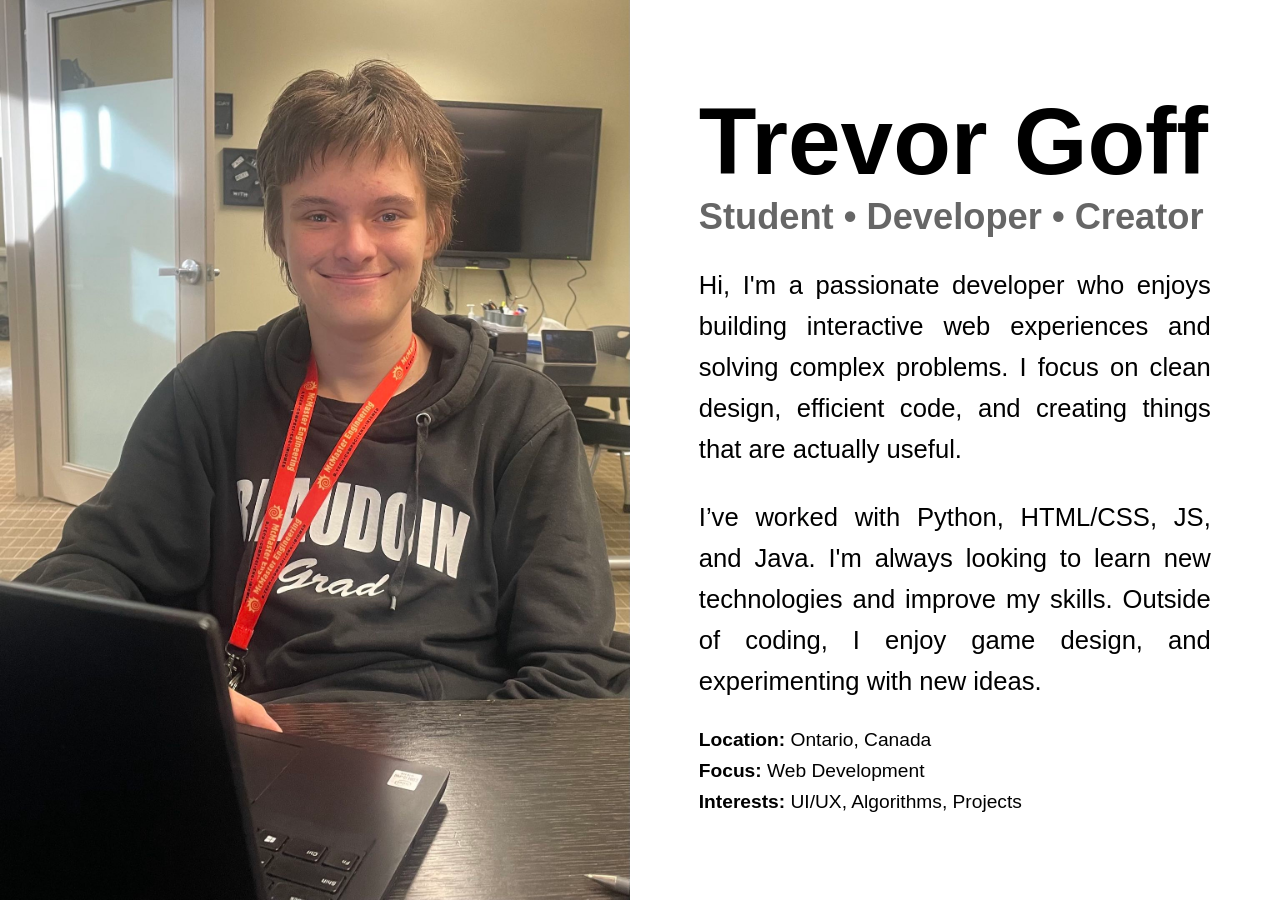
<file: cardContents/about.html>
<!DOCTYPE html>
<html lang="en">

<head>
    <meta charset="UTF-8">
    <meta name="viewport" content="width=device-width, initial-scale=1.0">
    <title>About Me</title>
    <link rel="stylesheet" href="about.css">
    <script src="about.js"></script>
</head>

<body>
    <div class="about-container">
        <div class="image-section">
            <img src="../images/trevor.jpg" alt="Portrait">
        </div>

        <div class="content-section">
            <div id="description">
                <h1 id="name">Trevor Goff</h1>
                <h2 id="title">Student • Developer • Creator</h2>
                <p class="bio">
                    Hi, I'm a passionate developer who enjoys building interactive web experiences
                    and solving complex problems. I focus on clean design, efficient code, and
                    creating things that are actually useful.
                </p>
                <p class="bio">
                    I’ve worked with Python, HTML/CSS, JS, and Java. I'm always looking to learn
                    new technologies and improve my skills. Outside of coding, I enjoy game design,
                    and experimenting with new ideas.
                </p>

                <div class="info">
                    <div><strong>Location:</strong> Ontario, Canada</div>
                    <div><strong>Focus:</strong> Web Development</div>
                    <div><strong>Interests:</strong> UI/UX, Algorithms, Projects</div>
                </div>
            </div>
        </div>
    </div>
</body>

</html>
</file>
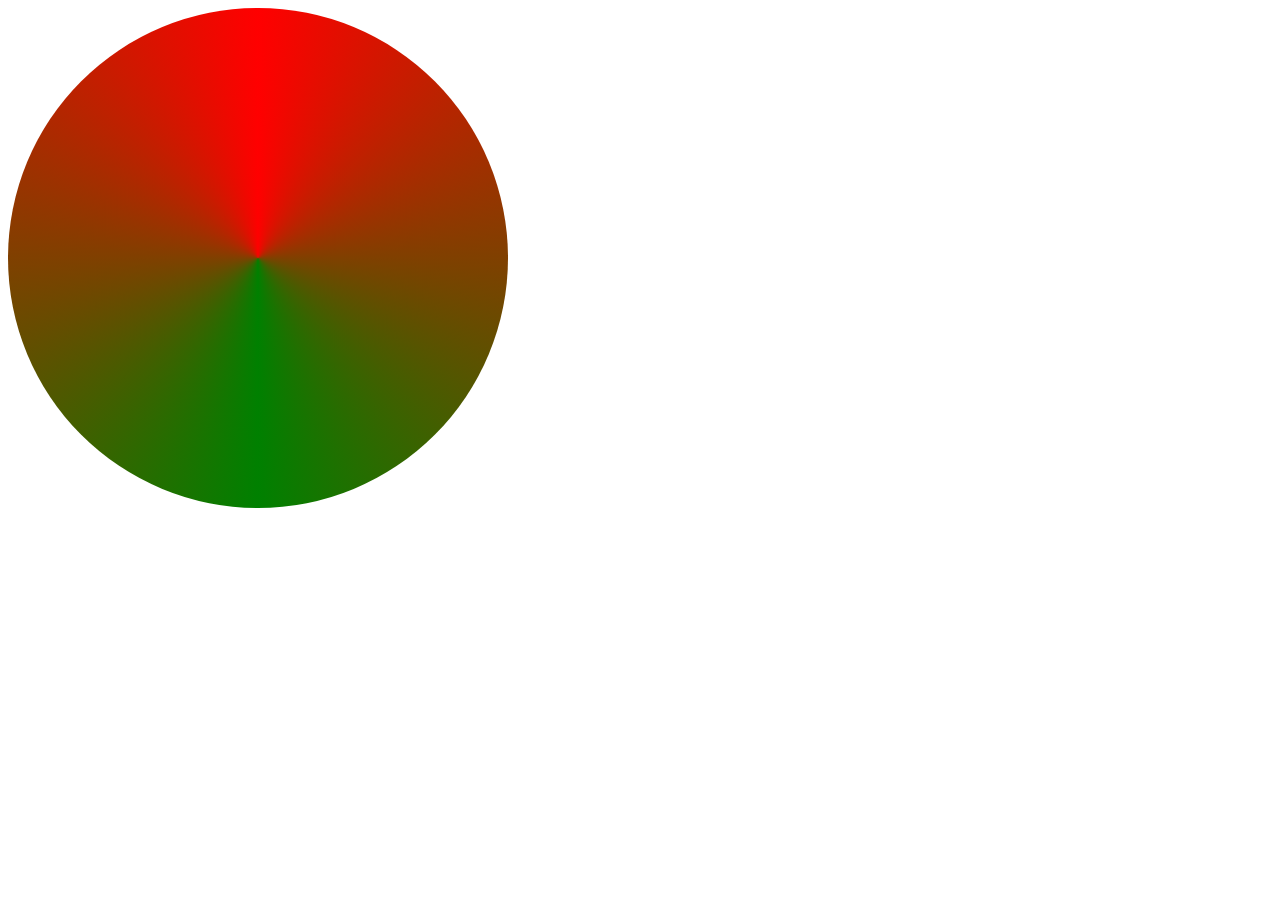
<file: test/test.html>
<!DOCTYPE html>
<html>
<head>
</head>
<body>
<div class="border"></div>

<style>
  .border {
  width: 500px;
  height: 500px;
  border-radius: 250px;
  background-image: conic-gradient(red, green, red);
  animation: rotate 5s linear infinite;
  }
</style>

<style>
  @keyframes rotate {
  0% { rotate: 0deg; }
  100% { rotate: 360deg; }
}
</style>

</body>
</html>
</file>
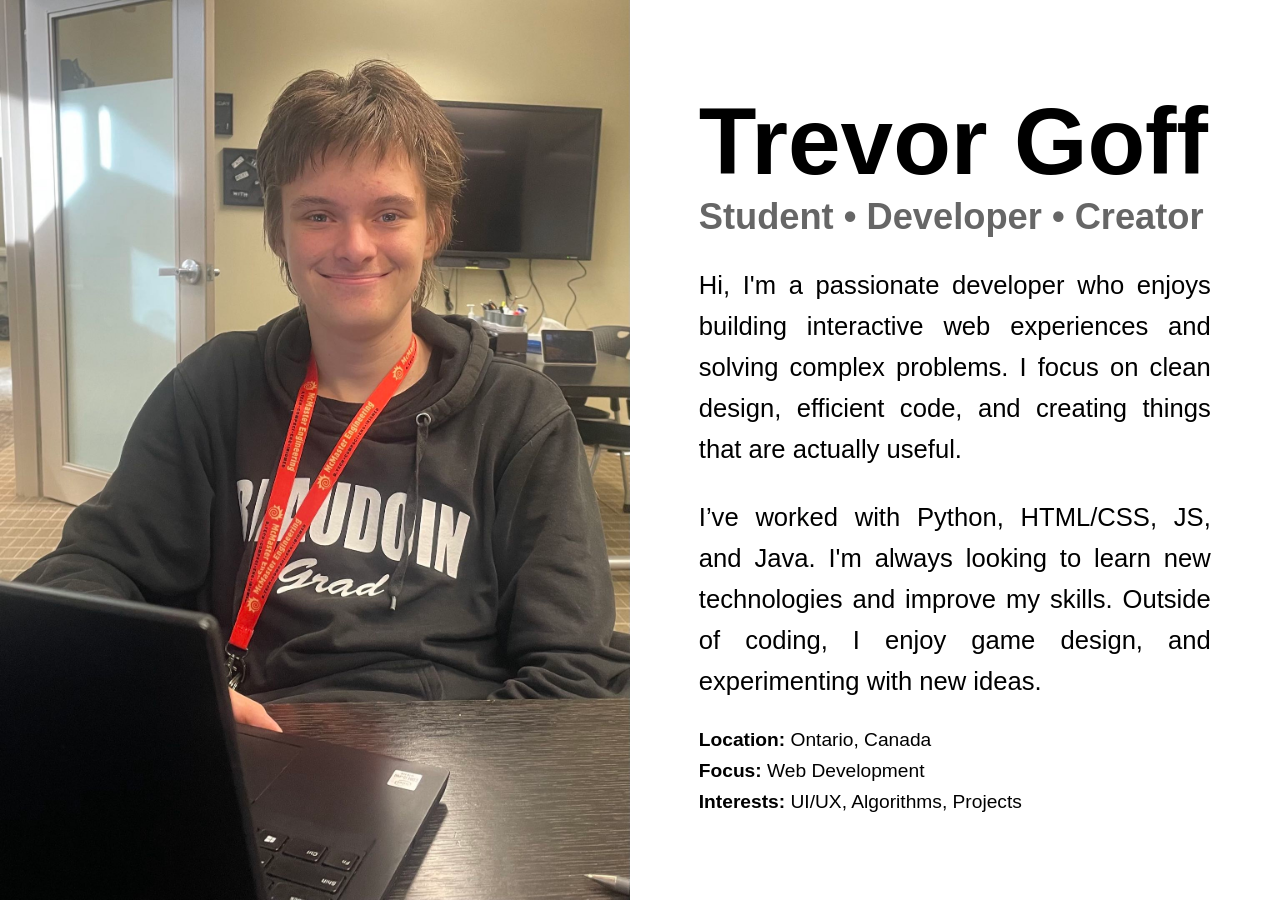
<file: cardContents/about/about.html>
<!DOCTYPE html>
<html lang="en">

<head>
    <meta charset="UTF-8">
    <meta name="viewport" content="width=device-width, initial-scale=1.0">
    <title>About Me</title>
    <link rel="stylesheet" href="about.css">
    <script src="about.js"></script>
</head>

<body>
    <div class="about-container">
        <div class="image-section">
            <img src="trevor.jpg" alt="Portrait">
        </div>

        <div class="content-section">
            <div id="description">
                <h1 id="name">Trevor Goff</h1>
                <h2 id="title">Student • Developer • Creator</h2>
                <p class="bio">
                    Hi, I'm a passionate developer who enjoys building interactive web experiences
                    and solving complex problems. I focus on clean design, efficient code, and
                    creating things that are actually useful.
                </p>
                <p class="bio">
                    I’ve worked with Python, HTML/CSS, JS, and Java. I'm always looking to learn
                    new technologies and improve my skills. Outside of coding, I enjoy game design,
                    and experimenting with new ideas.
                </p>

                <div class="info">
                    <div><strong>Location:</strong> Ontario, Canada</div>
                    <div><strong>Focus:</strong> Web Development</div>
                    <div><strong>Interests:</strong> UI/UX, Algorithms, Projects</div>
                </div>
            </div>
        </div>
    </div>
</body>

</html>
</file>
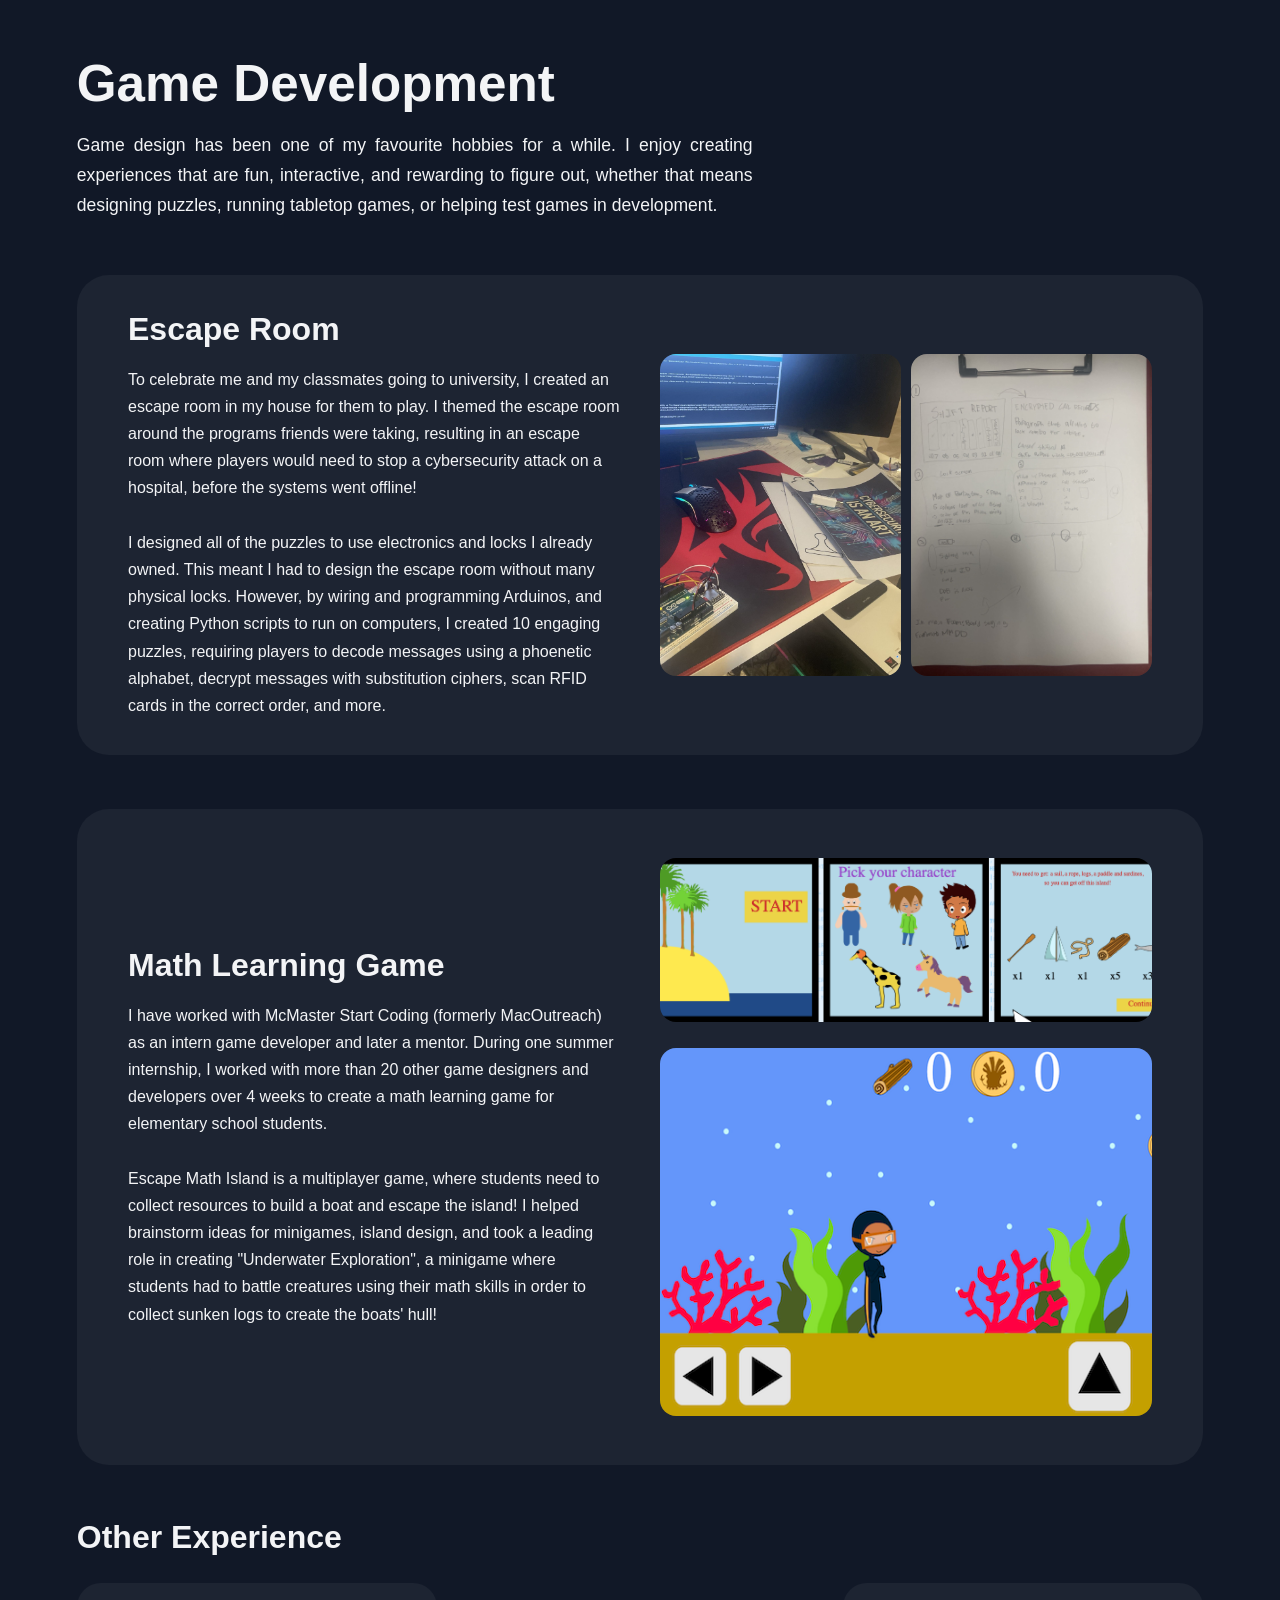
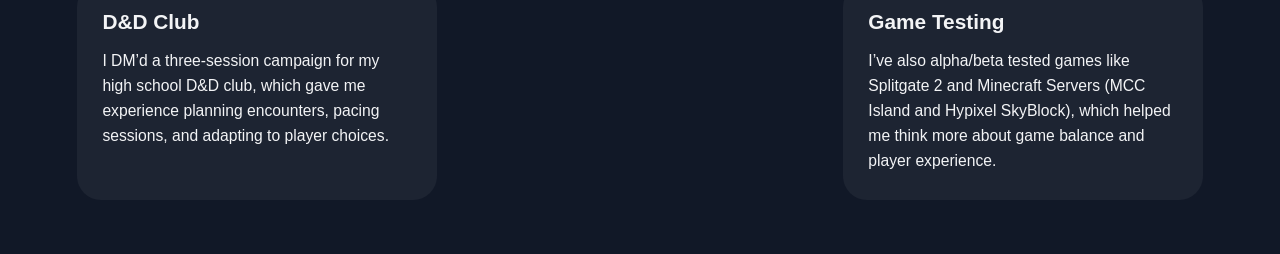
<file: cardContents/about/gameDev/gameDev.html>
<!DOCTYPE html>
<html lang="en">

<head>
    <meta charset="UTF-8">
    <meta name="viewport" content="width=device-width, initial-scale=1.0">
    <title>Game Development</title>
    <link rel="stylesheet" href="game-dev.css">
</head>

<body>
    <main class="page">
        <section class="intro">
            <h1>Game Development</h1>
            <p>
                Game design has been one of my favourite hobbies for a while. I enjoy creating
                experiences that are fun, interactive, and rewarding to figure out, whether that
                means designing puzzles, running tabletop games, or helping test games in development.
            </p>
        </section>

        <section class="featured">
            <div class="featured-text">
                <h2>Escape Room</h2>
                <p>
                    To celebrate me and my classmates going to university, I created an escape room in my house
                    for them to play. I themed the escape room around the programs friends were taking,
                    resulting in an escape room where players would need to stop a cybersecurity attack on a
                    hospital, before the systems went offline!
                    <br><br>
                    I designed all of the puzzles to use electronics and locks I already owned. This meant I
                    had to design the escape room without many physical locks. However, by wiring and programming
                    Arduinos, and creating Python scripts to run on computers, I created 10 engaging puzzles, requiring
                    players to decode messages using a phoenetic alphabet, decrypt messages with substitution ciphers,
                    scan RFID cards in the correct order, and more.
                </p>
            </div>

            <div class="featured-image">
                <div class="sub-bottom">
                    <img src="gameDev.jpg" alt="Game development work">
                </div>

                <div class="sub-vertical">
                    <img src="plan.jpg" alt="Escape room planning sketch">
                </div>
            </div>
        </section>


        <section class="featured">
            <div class="featured-text">
                <h2>Math Learning Game</h2>
                <p>
                    I have worked with McMaster Start Coding (formerly MacOutreach)
                    as an intern game developer and later a mentor. During one summer internship,
                    I worked with more than 20 other game designers and developers over 4 weeks to create a
                    math learning game for elementary school students.
                    <br><br>
                    Escape Math Island is a multiplayer game, where students need to collect resources to
                    build a boat and escape the island! I helped brainstorm ideas for minigames, island design,
                    and took a leading role in creating "Underwater Exploration", a minigame where students had
                    to battle creatures using their math skills in order to collect sunken logs to create the boats'
                    hull!
                </p>
            </div>

            <div class="featured-image" style="flex-direction: column;">
                <div class="sub-bottom">
                    <img src="emipreview.png" alt="Game development work">
                </div>

                <div class="sub-vertical">
                    <img src="EscapeMathIslandLogs.png" alt="Escape room planning sketch">
                </div>
            </div>
        </section>

        <section class="other-experience">
            <h2>Other Experience</h2>

            <div class="cards">
                <article class="card">
                    <h3>D&D Club</h3>
                    <p>
                        I DM’d a three-session campaign for my high school D&D club, which gave me
                        experience planning encounters, pacing sessions, and adapting to player choices.
                    </p>
                </article>

                <article class="card">
                    <h3>Game Testing</h3>
                    <p>
                        I’ve also alpha/beta tested games like Splitgate 2 and
                        Minecraft Servers (MCC Island and Hypixel SkyBlock), which
                        helped me think more about game balance and player experience.
                    </p>
                </article>
            </div>
        </section>
    </main>
</body>

</html>
</file>
<file: cardContents/about.css>
* {
    margin: 0;
    padding: 0;
    box-sizing: border-box;
}

body {
    font-family: sans-serif;
    height: 100vh;
    overflow: hidden;
}

.about-container {
    display: flex;
    height: 100vh;
    width: 100%;
}

/* LEFT IMAGE */
.image-section {
    height: 100vh;
}

.image-section img {
    height: 100%;
    width: auto;
    object-fit: cover;
}

/* RIGHT CONTENT */
.content-section {
    flex: 1;
    padding: auto;
    display: flex;
    flex-direction: column;
    justify-content: center;
    align-content: center;
    flex-wrap: wrap;
    gap: 2vh;
    text-align: justify;
}

#description {
    margin: 2vh 0;
    width: fit-content;
    overflow-y: scroll;

    &::-webkit-scrollbar {
        display: none;
    }
}

/* TEXT STYLES */
#name {
    text-align: center;
    font-size: 5vw;
    width: fit-content;
}

#title {
    text-align: center;
    font-size: 2vw;
    color: #666;
    width: fit-content;
}

.bio {
    margin: 3vh 0;
    font-size: clamp(8px, 2vw, 2vw);
    line-height: 1.6;
    max-width: 40vw;
    width: fit-content;
}

/* INFO BLOCK */
.info {
    margin-top: 2vh;
    display: flex;
    flex-direction: column;
    gap: 1vh;
    font-size: clamp(6px, 1.5vw, 1.5vw);
    width: fit-content;
}
</file>
<file: cardContents/about/about.css>
* {
    margin: 0;
    padding: 0;
    box-sizing: border-box;
}

body {
    font-family: sans-serif;
    height: 100vh;
    overflow: hidden;
}

.about-container {
    display: flex;
    height: 100vh;
    width: 100%;
}

/* LEFT IMAGE */
.image-section {
    height: 100vh;
}

.image-section img {
    height: 100%;
    width: auto;
    object-fit: cover;
}

/* RIGHT CONTENT */
.content-section {
    flex: 1;
    padding: auto;
    display: flex;
    flex-direction: column;
    justify-content: center;
    align-content: center;
    flex-wrap: wrap;
    gap: 2vh;
    text-align: justify;
}

#description {
    margin: 2vh 0;
    width: fit-content;
    overflow-y: scroll;

    &::-webkit-scrollbar {
        display: none;
    }
}

/* TEXT STYLES */
#name {
    text-align: center;
    font-size: 5vw;
    width: fit-content;
}

#title {
    text-align: center;
    font-size: 2vw;
    color: #666;
    width: fit-content;
}

.bio {
    margin: 3vh 0;
    font-size: clamp(8px, 2vw, 2vw);
    line-height: 1.6;
    max-width: 40vw;
    width: fit-content;
}

/* INFO BLOCK */
.info {
    margin-top: 2vh;
    display: flex;
    flex-direction: column;
    gap: 1vh;
    font-size: clamp(6px, 1.5vw, 1.5vw);
    width: fit-content;
}
</file>
<file: cardContents/about/gameDev/game-dev.css>
* {
    margin: 0;
    padding: 0;
    box-sizing: border-box;
}

body {
    min-height: 100vh;
    font-family: Arial, sans-serif;
    background: #111827;
    color: #f3f4f6;

    &::-webkit-scrollbar {
        display: none;
    }
}

img {
    display: block;
    width: 100%;
    height: auto;
}

.page {
    width: 100%;
    min-height: 100vh;
    padding: 6vh 6vw;
    display: flex;
    flex-direction: column;
    gap: 6vh;
}

.intro {
    max-width: 60%;
    display: flex;
    flex-direction: column;
    gap: 2vh;
}

.intro h1 {
    font-size: 4vw;
}

.intro p {
    font-size: 1.1rem;
    line-height: 1.7;
    text-align: justify;
}

.featured {
    display: flex;
    justify-content: space-between;
    align-items: center;
    gap: 4%;
    padding: 4vh 4vw;
    background: rgba(255, 255, 255, 0.05);
    border-radius: 2rem;
}

.featured-text {
    flex: 0 0 48%;
    display: flex;
    flex-direction: column;
    gap: 2vh;
}

.featured-text h2 {
    font-size: 2.5vw;
}

.featured-text p {
    font-size: 1rem;
    line-height: 1.7;
}

.featured-image {
    flex: 0 0 48%;
    display: flex;
    gap: 2%;
    align-items: stretch;
}

.sub-bottom,
.sub-vertical {
    flex: 1 1 0;
    padding: 1vw 0;
    display: flex;
}

.sub-bottom img,
.sub-vertical img {
    width: 100%;
    height: 100%;
    object-fit: cover;
    border-radius: 1rem;
}

.sub-vertical img {
    background: rgba(255, 255, 255, 0.05);
    object-fit: contain;
}

.other-experience {
    display: flex;
    flex-direction: column;
    gap: 3vh;
}

a {
    color: #AAAAFF;
}

.other-experience h2 {
    font-size: 2.5vw;
}

.cards {
    display: flex;
    justify-content: space-between;
    gap: 2%;
    flex-wrap: nowrap;
}

.card {
    flex: 0 0 32%;
    padding: 3vh 2vw;
    background: rgba(255, 255, 255, 0.05);
    border-radius: 1.5rem;
    display: flex;
    flex-direction: column;
    gap: 1.5vh;
}

.card h3 {
    font-size: 1.3rem;
}

.card p {
    font-size: 0.98rem;
    line-height: 1.6;
}

@media (max-width: 60rem) {
    .intro {
        max-width: 100%;
    }

    .intro h1 {
        font-size: 6vw;
    }

    .intro p {
        font-size: 4vw;
    }

    .featured {
        flex-direction: column;
        align-items: stretch;
    }

    .featured p {
        font-size: 4vw;
    }

    .featured-text,
    .featured-image {
        flex: none;
        gap: 2vw;
        width: 100%;
    }

    .featured-text h2,
    .other-experience h2 {
        font-size: 6vw;
    }

    .sub-bottom,
    .sub-vertical {
        flex: 1 1 0;
    }

    .sub-bottom img,
    .sub-vertical img {
        height: auto;
    }

    .cards {
        flex-direction: column;
        gap: 2vh;
    }

    .card h3 {
        font-size: 6vw;
    }

    .card p {
        font-size: 4vw;
    }

    .card {
        flex: none;
        width: 100%;
    }
}
</file>
